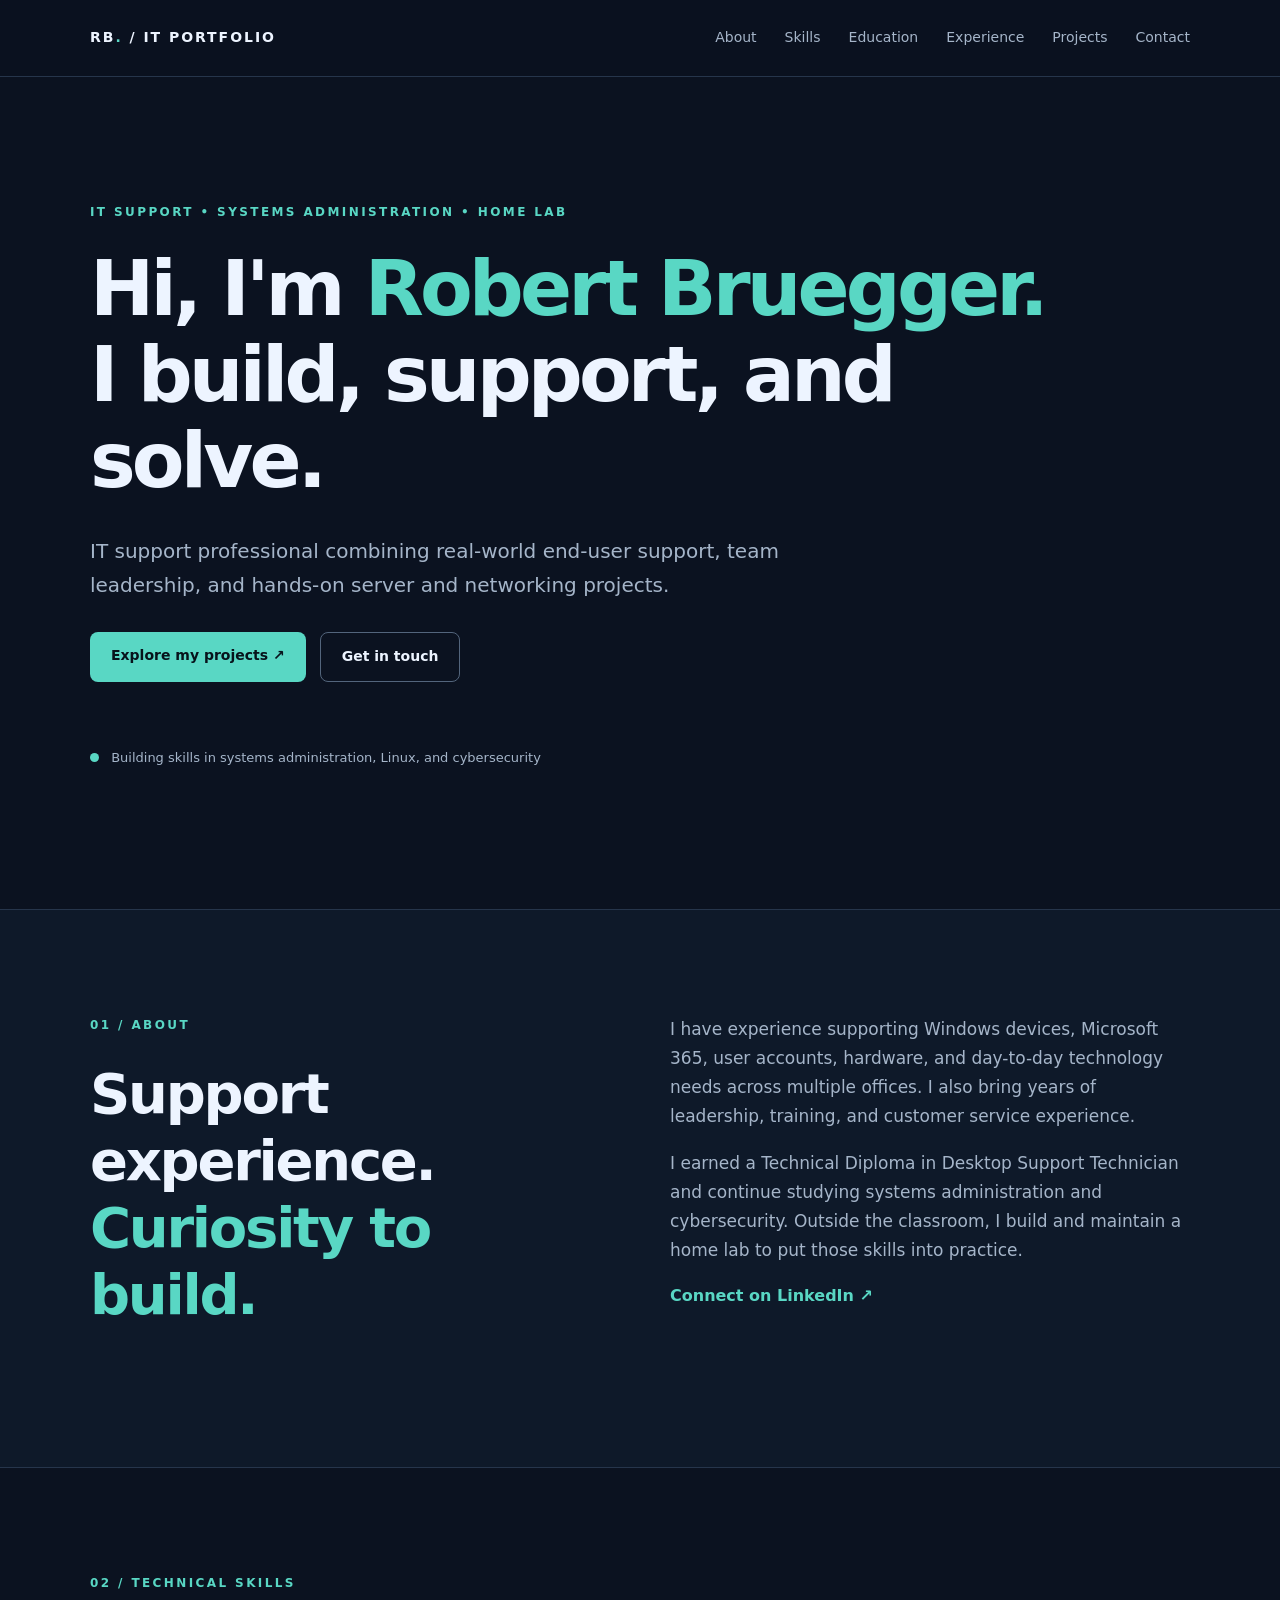
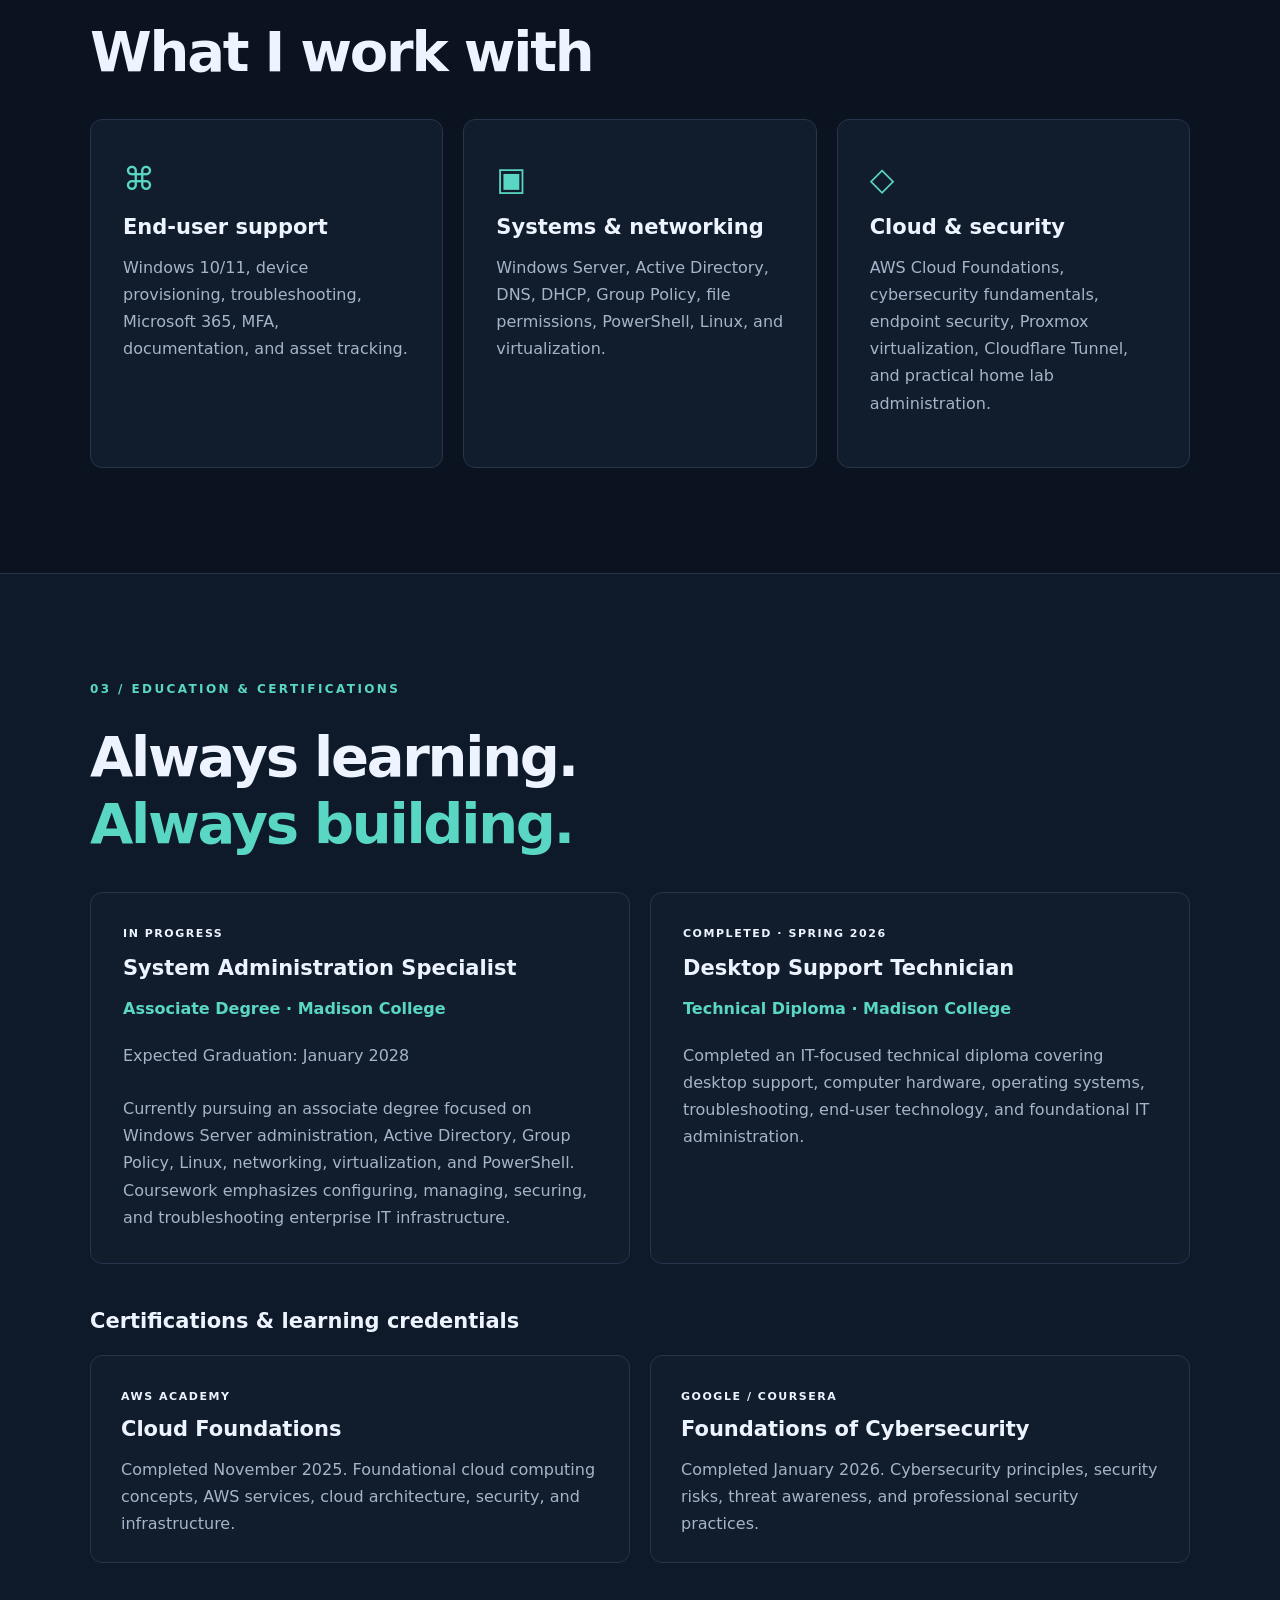
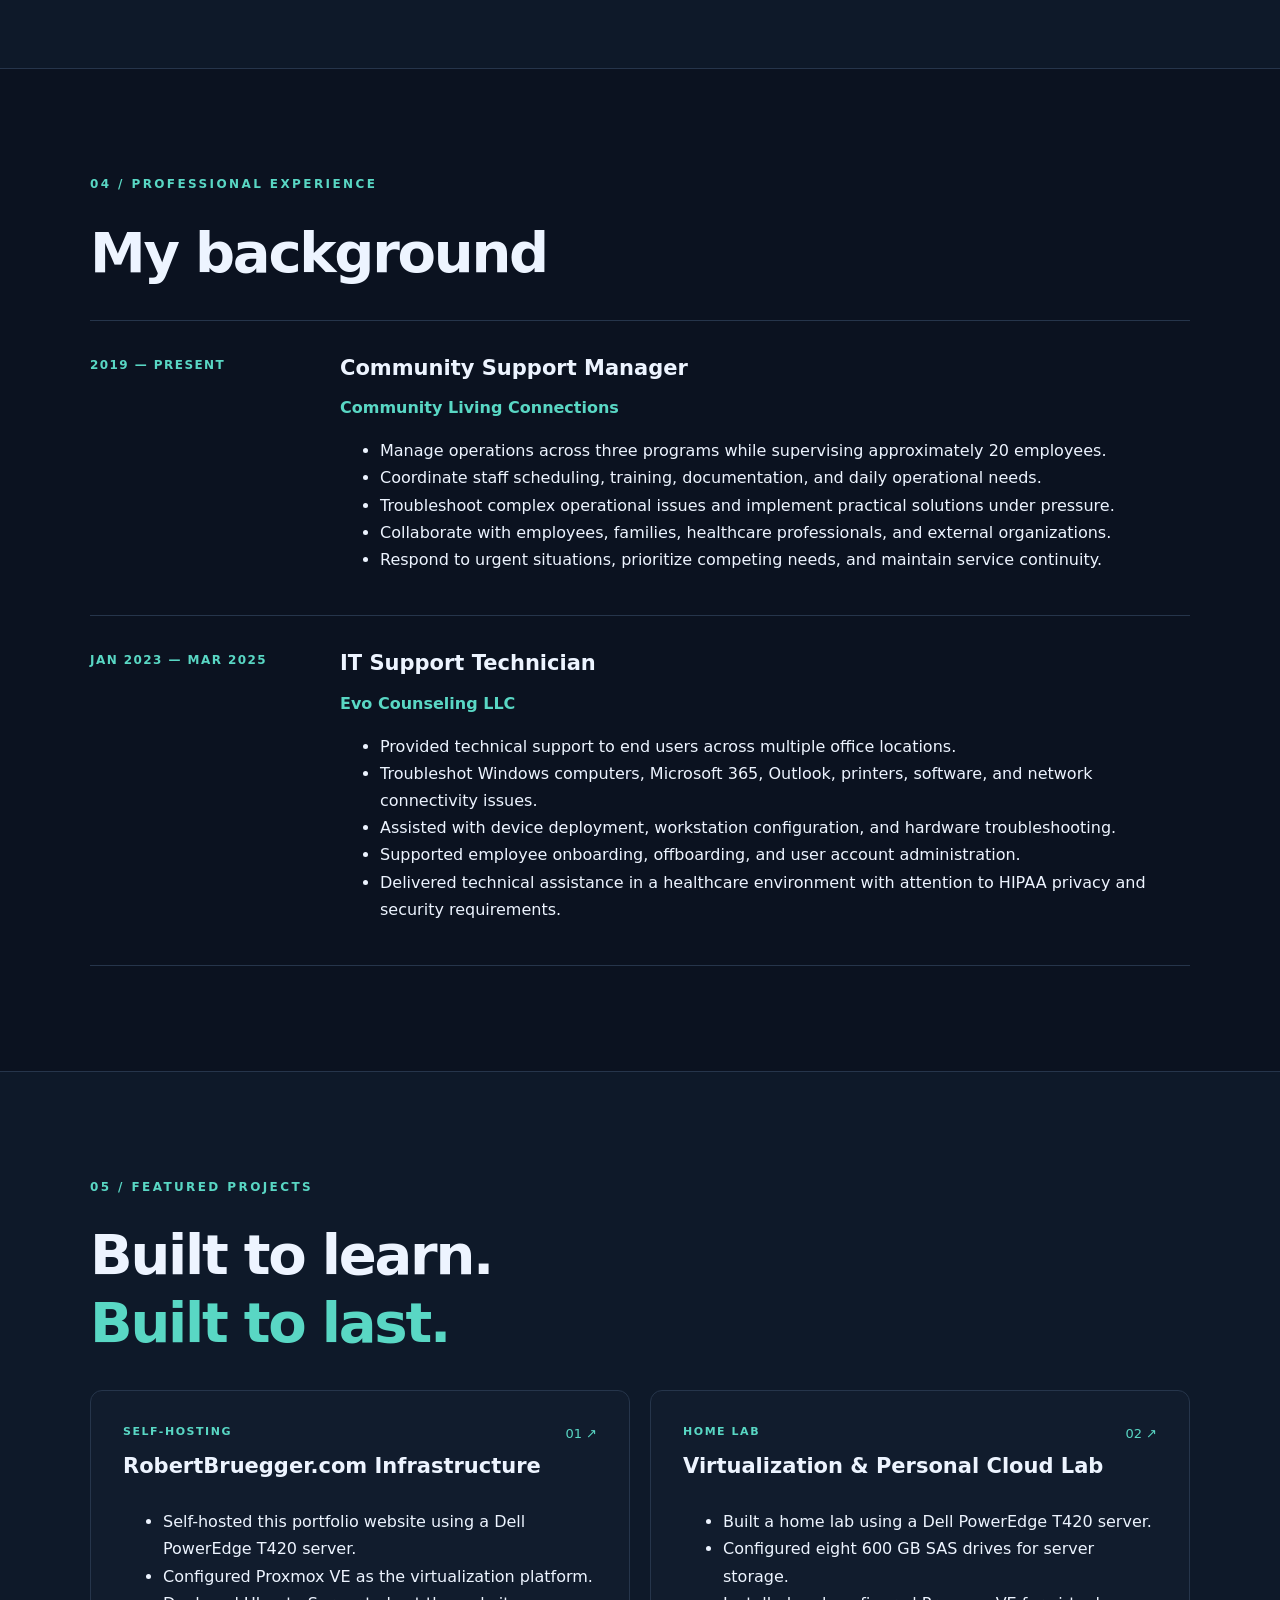
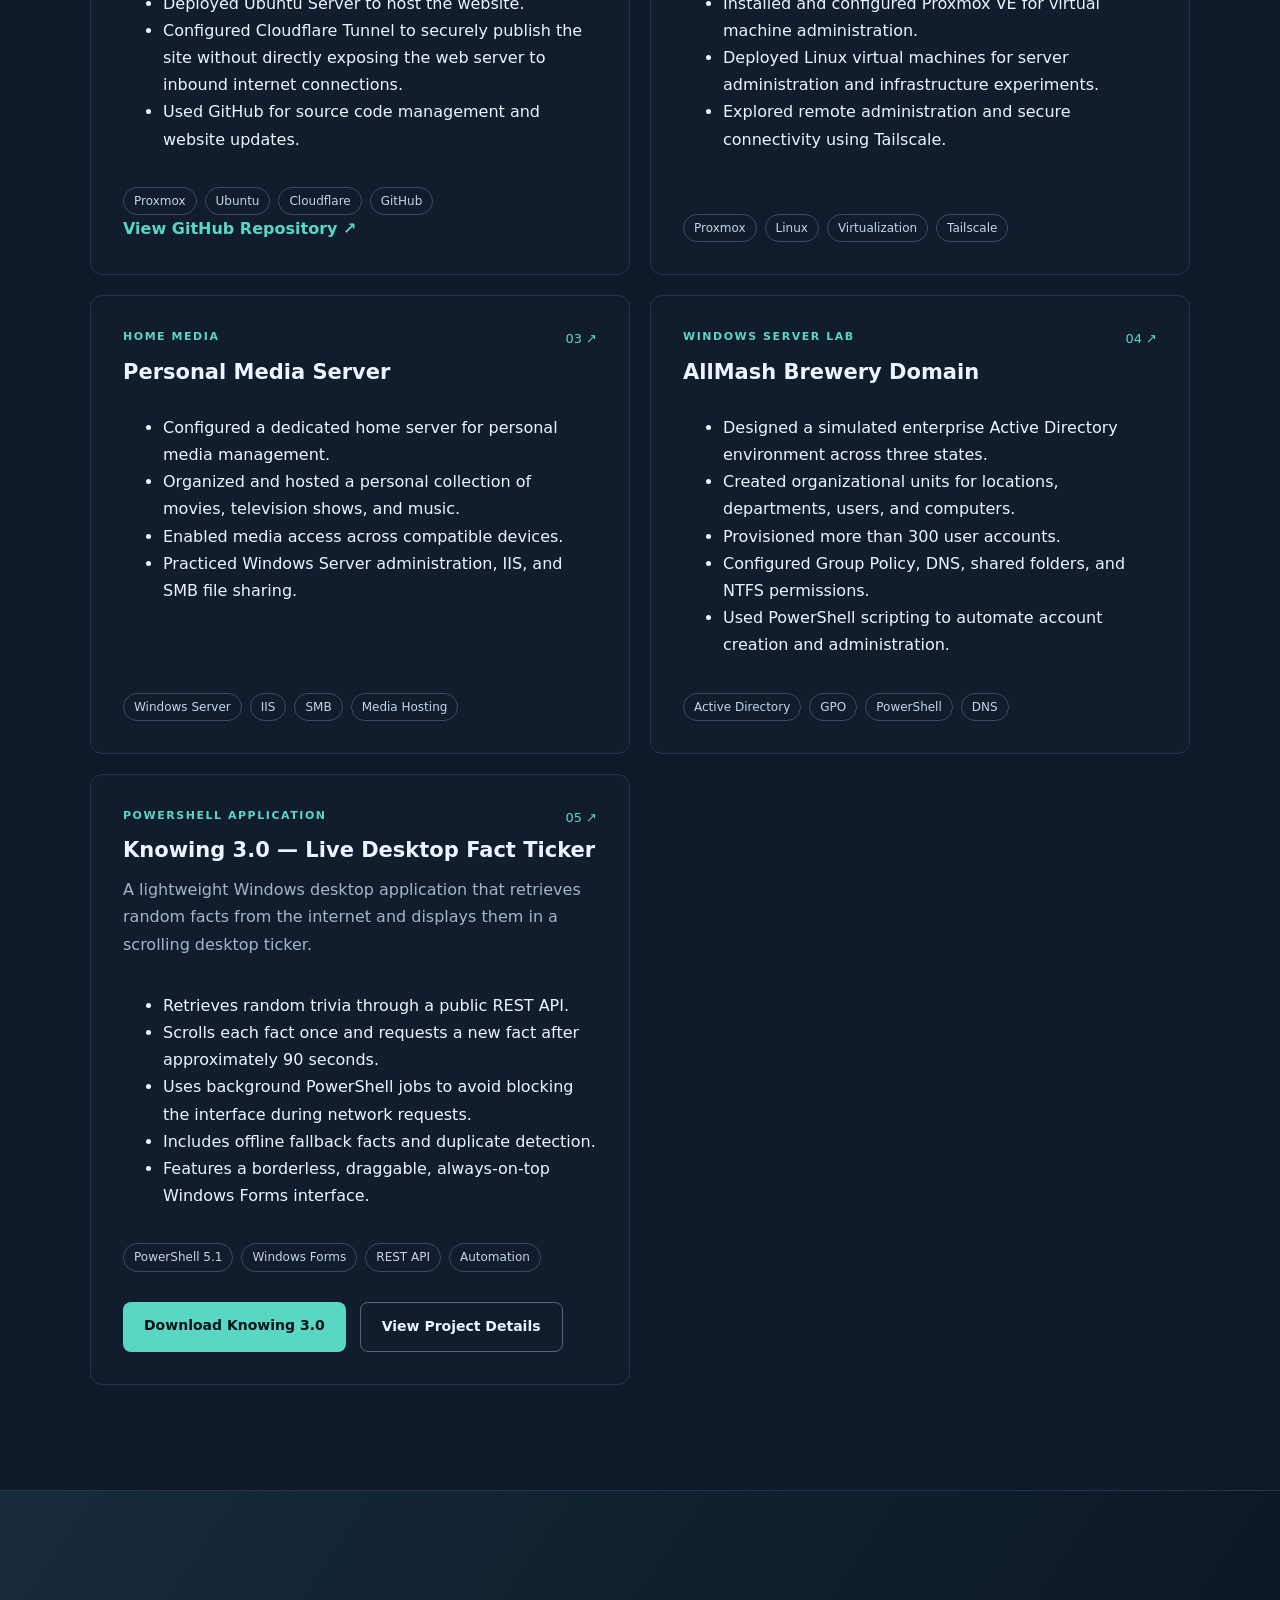
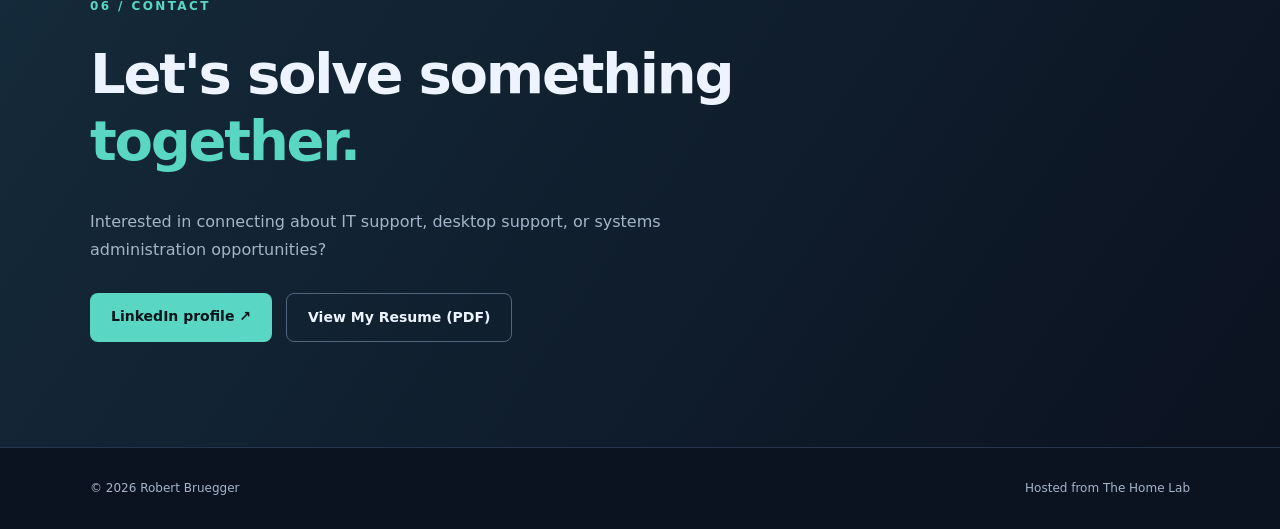
<file: index.html>
<!doctype html>
<html lang="en">
<head>
    <meta charset="utf-8">
    <meta name="viewport" content="width=device-width, initial-scale=1">

    <meta name="description"
          content="Robert Bruegger's IT support and systems administration portfolio, featuring hands-on home lab projects, technical skills, and professional experience.">

    <title>Robert Bruegger | IT Portfolio</title>

    <link rel="stylesheet" href="css/styles.css">
</head>

<body>

<a class="skip" href="#main">Skip to content</a>

<!-- HEADER AND NAVIGATION -->
<header class="site-header">
    <nav class="nav wrap" aria-label="Main navigation">

        <a class="brand" href="#home">
            RB<span class="dot">.</span> / IT PORTFOLIO
        </a>

        <button class="menu-toggle"
                aria-expanded="false"
                aria-controls="nav-links">
            Menu ☰
        </button>

        <div class="nav-links" id="nav-links">
            <a href="#about">About</a>
            <a href="#skills">Skills</a>
            <a href="#education">Education</a>
            <a href="#experience">Experience</a>
            <a href="#projects">Projects</a>
            <a href="#contact">Contact</a>
        </div>

    </nav>
</header>

<main id="main">

    <!-- HERO SECTION -->
    <section class="hero wrap" id="home">

        <div class="eyebrow">
            IT SUPPORT • SYSTEMS ADMINISTRATION • HOME LAB
        </div>

        <h1>
            Hi, I'm <span>Robert Bruegger.</span><br>
            I build, support, and solve.
        </h1>

        <p class="lead">
            IT support professional combining real-world
            end-user support, team leadership, and hands-on
            server and networking projects.
        </p>

        <div class="actions">
            <a class="button primary" href="#projects">
                Explore my projects ↗
            </a>

            <a class="button secondary" href="#contact">
                Get in touch
            </a>
        </div>

        <div class="status">
            <span class="status-dot"></span>
            Building skills in systems administration,
            Linux, and cybersecurity
        </div>

    </section>

    <!-- 01 ABOUT -->
    <section class="section alt" id="about">
        <div class="wrap two-col">

            <div>
                <div class="eyebrow">01 / ABOUT</div>

                <h2>
                    Support experience.<br>
                    <span>Curiosity to build.</span>
                </h2>
            </div>

            <div>
                <p>
                    I have experience supporting Windows devices,
                    Microsoft 365, user accounts, hardware, and
                    day-to-day technology needs across multiple
                    offices. I also bring years of leadership,
                    training, and customer service experience.
                </p>

                <p>
                    I earned a Technical Diploma in Desktop Support
                    Technician and continue studying systems
                    administration and cybersecurity. Outside the
                    classroom, I build and maintain a home lab
                    to put those skills into practice.
                </p>

                <a class="text-link"
                   href="https://www.linkedin.com/in/robert-bruegger"
                   target="_blank"
                   rel="noopener noreferrer">
                    Connect on LinkedIn ↗
                </a>
            </div>

        </div>
    </section>

    <!-- 02 TECHNICAL SKILLS -->
    <section class="section wrap" id="skills">

        <div class="eyebrow">02 / TECHNICAL SKILLS</div>
        <h2>What I work with</h2>

        <div class="cards three">

            <article class="card">
                <div class="card-icon">⌘</div>
                <h3>End-user support</h3>

                <p>
                    Windows 10/11, device provisioning,
                    troubleshooting, Microsoft 365, MFA,
                    documentation, and asset tracking.
                </p>
            </article>

            <article class="card">
                <div class="card-icon">▣</div>
                <h3>Systems &amp; networking</h3>

                <p>
                    Windows Server, Active Directory, DNS,
                    DHCP, Group Policy, file permissions,
                    PowerShell, Linux, and virtualization.
                </p>
            </article>

            <article class="card">
                <div class="card-icon">◇</div>
                <h3>Cloud &amp; security</h3>

                <p>
                    AWS Cloud Foundations, cybersecurity
                    fundamentals, endpoint security,
                    Proxmox virtualization, Cloudflare Tunnel,
                    and practical home lab administration.
                </p>
            </article>

        </div>
    </section>

    <!-- 03 EDUCATION AND CERTIFICATIONS -->
    <section class="section alt" id="education">
        <div class="wrap">

            <div class="eyebrow">
                03 / EDUCATION &amp; CERTIFICATIONS
            </div>

            <h2>
                Always learning.<br>
                <span>Always building.</span>
            </h2>

            <div class="cards two education-grid">

                <article class="card education-card">

                    <span class="tag">IN PROGRESS</span>

                    <h3>System Administration Specialist</h3>

                    <p class="organization">
                        Associate Degree · Madison College
                    </p>

                    <p>
                        Expected Graduation: January 2028
                    </p>

                    <p>
                        Currently pursuing an associate degree
                        focused on Windows Server administration,
                        Active Directory, Group Policy, Linux,
                        networking, virtualization, and PowerShell.
                        Coursework emphasizes configuring,
                        managing, securing, and troubleshooting
                        enterprise IT infrastructure.
                    </p>

                </article>

                <article class="card education-card">

                    <span class="tag">
                        COMPLETED · SPRING 2026
                    </span>

                    <h3>Desktop Support Technician</h3>

                    <p class="organization">
                        Technical Diploma · Madison College
                    </p>

                    <p>
                        Completed an IT-focused technical diploma
                        covering desktop support, computer
                        hardware, operating systems,
                        troubleshooting, end-user technology,
                        and foundational IT administration.
                    </p>

                </article>

            </div>

            <h3 class="cert-heading">
                Certifications &amp; learning credentials
            </h3>

            <div class="cards two">

                <article class="card credential">

                    <span class="tag">AWS ACADEMY</span>

                    <h3>Cloud Foundations</h3>

                    <p>
                        Completed November 2025.
                        Foundational cloud computing concepts,
                        AWS services, cloud architecture,
                        security, and infrastructure.
                    </p>

                </article>

                <article class="card credential">

                    <span class="tag">GOOGLE / COURSERA</span>

                    <h3>Foundations of Cybersecurity</h3>

                    <p>
                        Completed January 2026.
                        Cybersecurity principles, security
                        risks, threat awareness, and
                        professional security practices.
                    </p>

                </article>

            </div>
        </div>
    </section>

    <!-- 04 PROFESSIONAL EXPERIENCE -->
    <section class="section wrap" id="experience">

        <div class="eyebrow">
            04 / PROFESSIONAL EXPERIENCE
        </div>

        <h2>My background</h2>

        <div class="timeline">

            <!-- CURRENT POSITION -->
            <div class="timeline-item">

                <div class="time">
                    2019 — PRESENT
                </div>

                <div>
                    <h3>Community Support Manager</h3>

                    <p class="organization">
                        Community Living Connections
                    </p>

                    <ul>
                        <li>
                            Manage operations across three
                            programs while supervising
                            approximately 20 employees.
                        </li>

                        <li>
                            Coordinate staff scheduling,
                            training, documentation,
                            and daily operational needs.
                        </li>

                        <li>
                            Troubleshoot complex operational
                            issues and implement practical
                            solutions under pressure.
                        </li>

                        <li>
                            Collaborate with employees,
                            families, healthcare professionals,
                            and external organizations.
                        </li>

                        <li>
                            Respond to urgent situations,
                            prioritize competing needs,
                            and maintain service continuity.
                        </li>
                    </ul>

                </div>
            </div>

            <!-- IT SUPPORT POSITION -->
            <div class="timeline-item">

                <div class="time">
                    JAN 2023 — MAR 2025
                </div>

                <div>
                    <h3>IT Support Technician</h3>

                    <p class="organization">
                        Evo Counseling LLC
                    </p>

                    <ul>
                        <li>
                            Provided technical support to
                            end users across multiple
                            office locations.
                        </li>

                        <li>
                            Troubleshot Windows computers,
                            Microsoft 365, Outlook,
                            printers, software, and
                            network connectivity issues.
                        </li>

                        <li>
                            Assisted with device deployment,
                            workstation configuration,
                            and hardware troubleshooting.
                        </li>

                        <li>
                            Supported employee onboarding,
                            offboarding, and user
                            account administration.
                        </li>

                        <li>
                            Delivered technical assistance
                            in a healthcare environment
                            with attention to HIPAA
                            privacy and security requirements.
                        </li>
                    </ul>

                </div>
            </div>

        </div>
    </section>

    <!-- 05 FEATURED PROJECTS -->
    <section class="section alt" id="projects">
        <div class="wrap">

            <div class="eyebrow">
                05 / FEATURED PROJECTS
            </div>

            <h2>
                Built to learn.<br>
                <span>Built to last.</span>
            </h2>

            <div class="cards two">

                <!-- PROJECT 01 -->
                <article class="card project">

                    <div class="project-top">
                        <span class="tag">SELF-HOSTING</span>
                        <span>01 ↗</span>
                    </div>

                    <h3>RobertBruegger.com Infrastructure</h3>

                    <ul>
                        <li>
                            Self-hosted this portfolio
                            website using a Dell PowerEdge
                            T420 server.
                        </li>

                        <li>
                            Configured Proxmox VE as the
                            virtualization platform.
                        </li>

                        <li>
                            Deployed Ubuntu Server
                            to host the website.
                        </li>

                        <li>
                            Configured Cloudflare Tunnel
                            to securely publish the site
                            without directly exposing
                            the web server to inbound
                            internet connections.
                        </li>

                        <li>
                            Used GitHub for source code
                            management and website updates.
                        </li>
                    </ul>

                    <div class="chips">
                        <span>Proxmox</span>
                        <span>Ubuntu</span>
                        <span>Cloudflare</span>
                        <span>GitHub</span>
                    </div>

                    <a class="text-link"
                       href="https://github.com/Sgeurb/resume-server-website"
                       target="_blank"
                       rel="noopener noreferrer">
                        View GitHub Repository ↗
                    </a>

                </article>

                <!-- PROJECT 02 -->
                <article class="card project">

                    <div class="project-top">
                        <span class="tag">HOME LAB</span>
                        <span>02 ↗</span>
                    </div>

                    <h3>Virtualization &amp; Personal Cloud Lab</h3>

                    <ul>
                        <li>
                            Built a home lab using a
                            Dell PowerEdge T420 server.
                        </li>

                        <li>
                            Configured eight 600 GB
                            SAS drives for server storage.
                        </li>

                        <li>
                            Installed and configured
                            Proxmox VE for virtual
                            machine administration.
                        </li>

                        <li>
                            Deployed Linux virtual machines
                            for server administration
                            and infrastructure experiments.
                        </li>

                        <li>
                            Explored remote administration
                            and secure connectivity
                            using Tailscale.
                        </li>
                    </ul>

                    <div class="chips">
                        <span>Proxmox</span>
                        <span>Linux</span>
                        <span>Virtualization</span>
                        <span>Tailscale</span>
                    </div>

                </article>

                <!-- PROJECT 03 -->
                <article class="card project">

                    <div class="project-top">
                        <span class="tag">HOME MEDIA</span>
                        <span>03 ↗</span>
                    </div>

                    <h3>Personal Media Server</h3>

                    <ul>
                        <li>
                            Configured a dedicated
                            home server for personal
                            media management.
                        </li>

                        <li>
                            Organized and hosted a
                            personal collection of movies,
                            television shows, and music.
                        </li>

                        <li>
                            Enabled media access
                            across compatible devices.
                        </li>

                        <li>
                            Practiced Windows Server
                            administration, IIS,
                            and SMB file sharing.
                        </li>
                    </ul>

                    <div class="chips">
                        <span>Windows Server</span>
                        <span>IIS</span>
                        <span>SMB</span>
                        <span>Media Hosting</span>
                    </div>

                </article>

                <!-- PROJECT 04 -->
                <article class="card project">

                    <div class="project-top">
                        <span class="tag">
                            WINDOWS SERVER LAB
                        </span>
                        <span>04 ↗</span>
                    </div>

                    <h3>AllMash Brewery Domain</h3>

                    <ul>
                        <li>
                            Designed a simulated
                            enterprise Active Directory
                            environment across
                            three states.
                        </li>

                        <li>
                            Created organizational units
                            for locations, departments,
                            users, and computers.
                        </li>

                        <li>
                            Provisioned more than
                            300 user accounts.
                        </li>

                        <li>
                            Configured Group Policy,
                            DNS, shared folders,
                            and NTFS permissions.
                        </li>

                        <li>
                            Used PowerShell scripting
                            to automate account
                            creation and administration.
                        </li>
                    </ul>

                    <div class="chips">
                        <span>Active Directory</span>
                        <span>GPO</span>
                        <span>PowerShell</span>
                        <span>DNS</span>
                    </div>

                </article>

                <!-- PROJECT 05: KNOWING 3.0 -->
                <article class="card project">

                    <div class="project-top">
                        <span class="tag">POWERSHELL APPLICATION</span>
                        <span>05 ↗</span>
                    </div>

                    <h3>Knowing 3.0 — Live Desktop Fact Ticker</h3>

                    <p>
                        A lightweight Windows desktop application
                        that retrieves random facts from the internet
                        and displays them in a scrolling desktop ticker.
                    </p>

                    <ul>
                        <li>
                            Retrieves random trivia through
                            a public REST API.
                        </li>

                        <li>
                            Scrolls each fact once and requests
                            a new fact after approximately
                            90 seconds.
                        </li>

                        <li>
                            Uses background PowerShell jobs
                            to avoid blocking the interface
                            during network requests.
                        </li>

                        <li>
                            Includes offline fallback facts
                            and duplicate detection.
                        </li>

                        <li>
                            Features a borderless,
                            draggable, always-on-top
                            Windows Forms interface.
                        </li>
                    </ul>

                    <div class="chips">
                        <span>PowerShell 5.1</span>
                        <span>Windows Forms</span>
                        <span>REST API</span>
                        <span>Automation</span>
                    </div>

                    <div class="actions">

                        <a class="button primary"
                           href="docs/Knowing3.0.ps1"
                           download="Knowing3.0.ps1">
                            Download Knowing 3.0
                        </a>

                        <a class="button secondary"
                           href="knowing.html">
                            View Project Details
                        </a>

                    </div>

                </article>

            </div>
        </div>
    </section>

    <!-- 06 CONTACT -->
    <section class="section contact" id="contact">

        <div class="wrap">

            <div class="eyebrow">
                06 / CONTACT
            </div>

            <h2>
                Let's solve something
                <span>together.</span>
            </h2>

            <p>
                Interested in connecting about IT support,
                desktop support, or systems administration
                opportunities?
            </p>

            <div class="actions">

                <a class="button primary"
                   href="https://www.linkedin.com/in/robert-bruegger"
                   target="_blank"
                   rel="noopener noreferrer">
                    LinkedIn profile ↗
                </a>

                <a class="button secondary"
                   href="/docs/Resume.2.pdf"
                   target="_blank"
                   rel="noopener noreferrer">
                    View My Resume (PDF)
                </a>

            </div>

        </div>
    </section>

</main>

<!-- FOOTER -->
<footer class="footer">

    <div class="wrap footer-inner">

        <span>
            © <span id="year"></span> Robert Bruegger
        </span>

        <span>
            Hosted from The Home Lab
        </span>

    </div>

</footer>

<script src="js/main.js" defer></script>

</body>
</html>
</file>
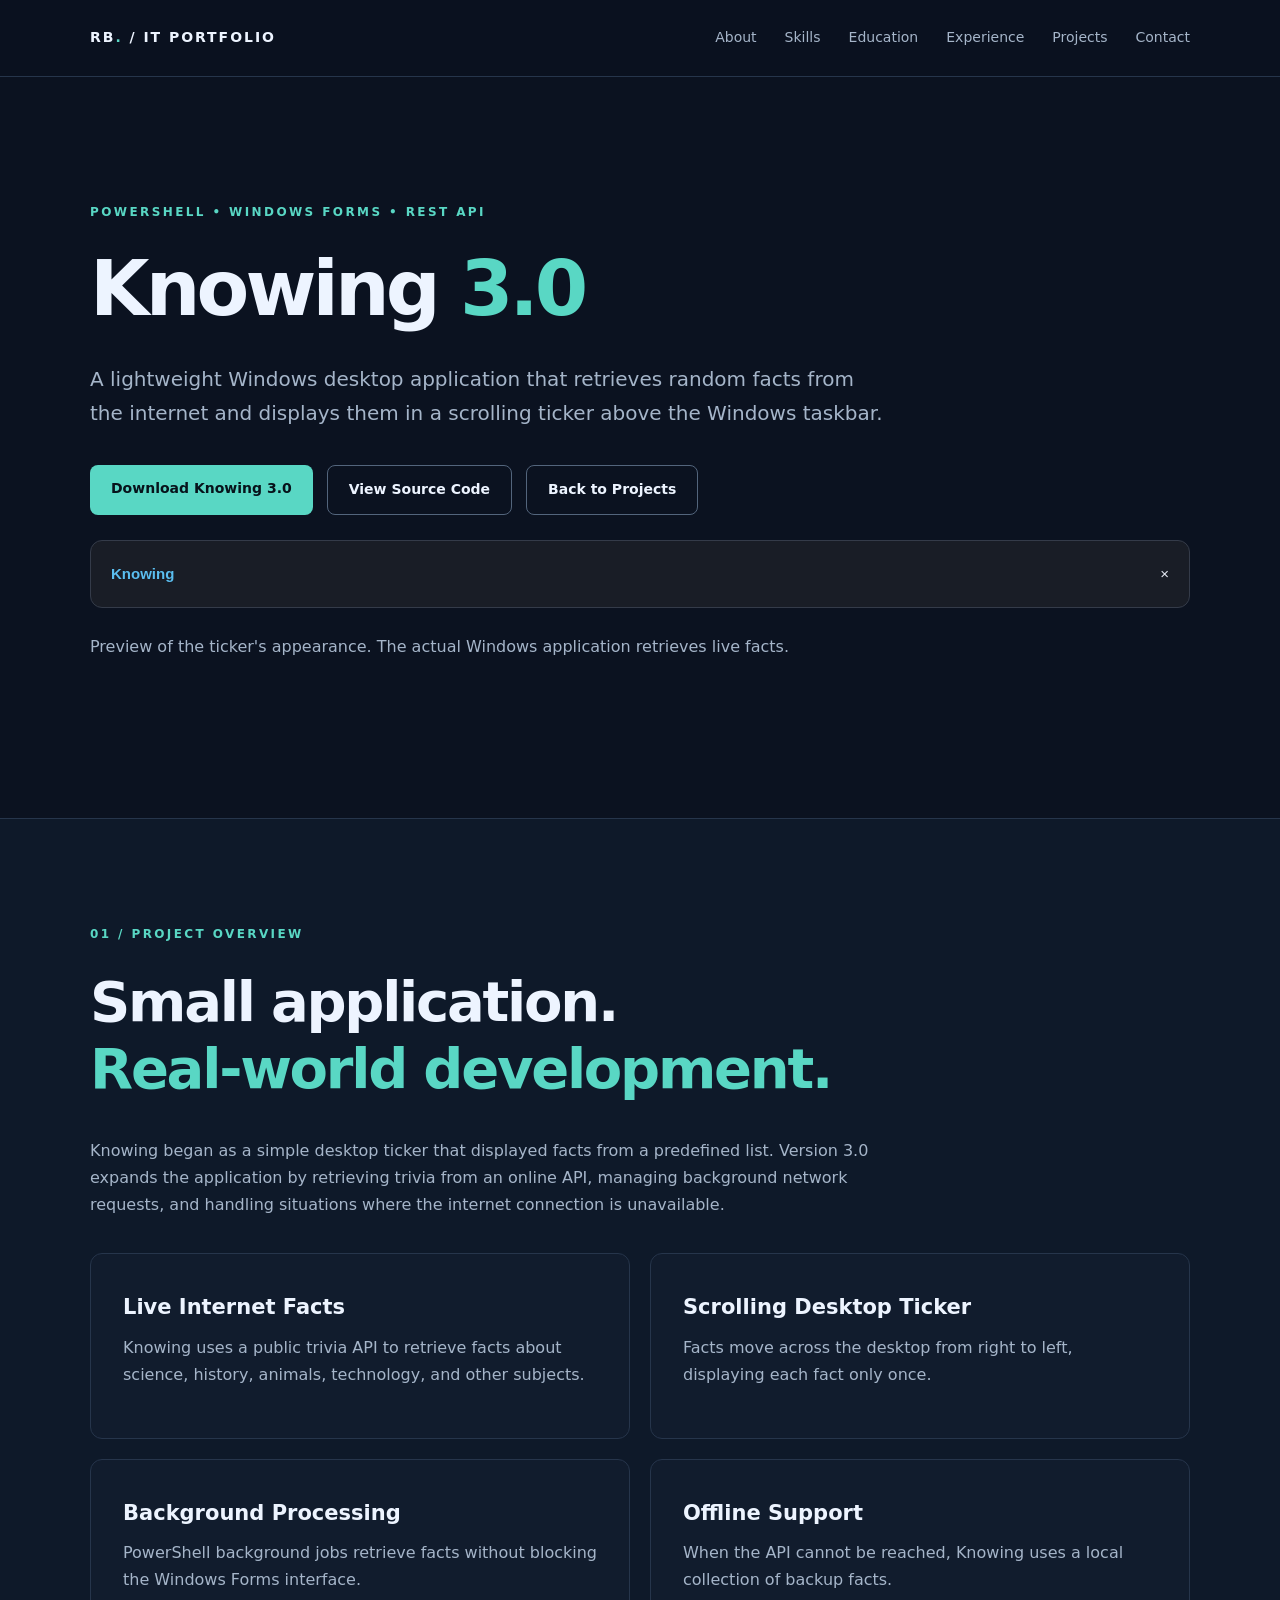
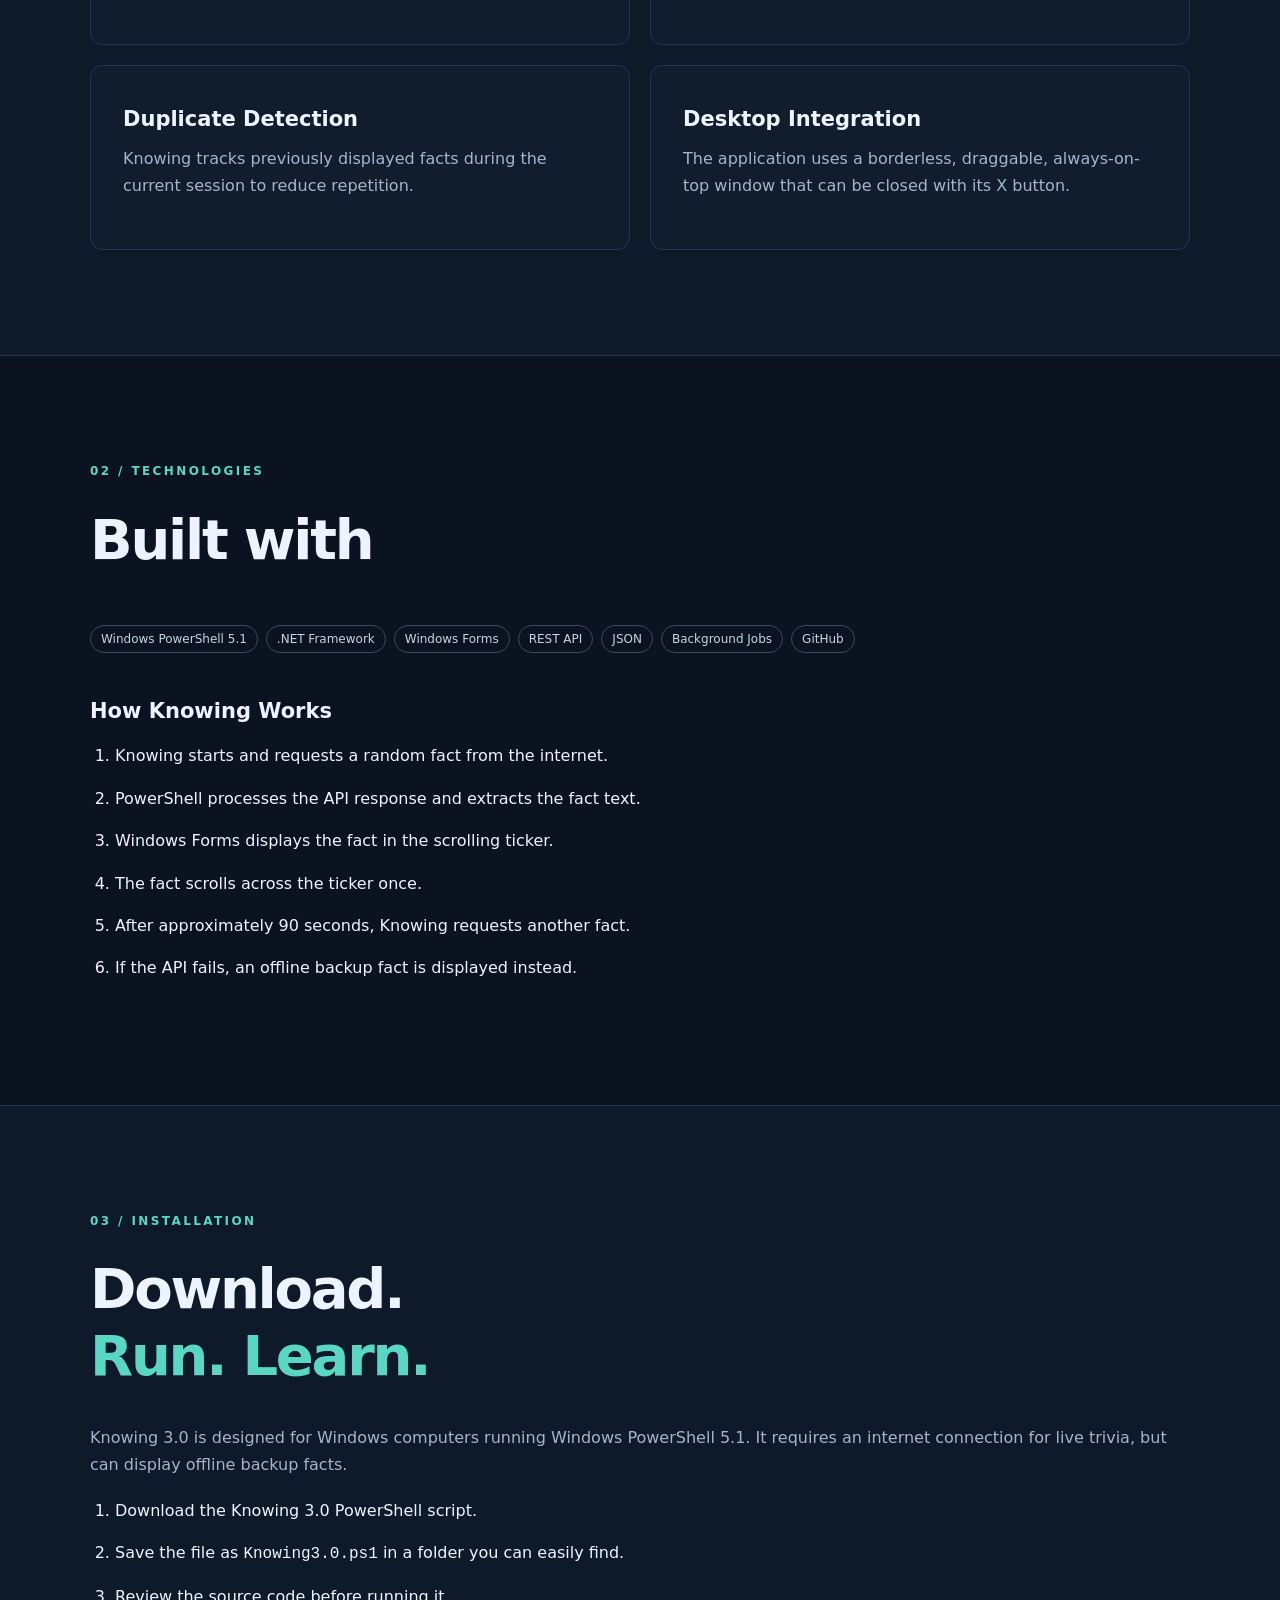
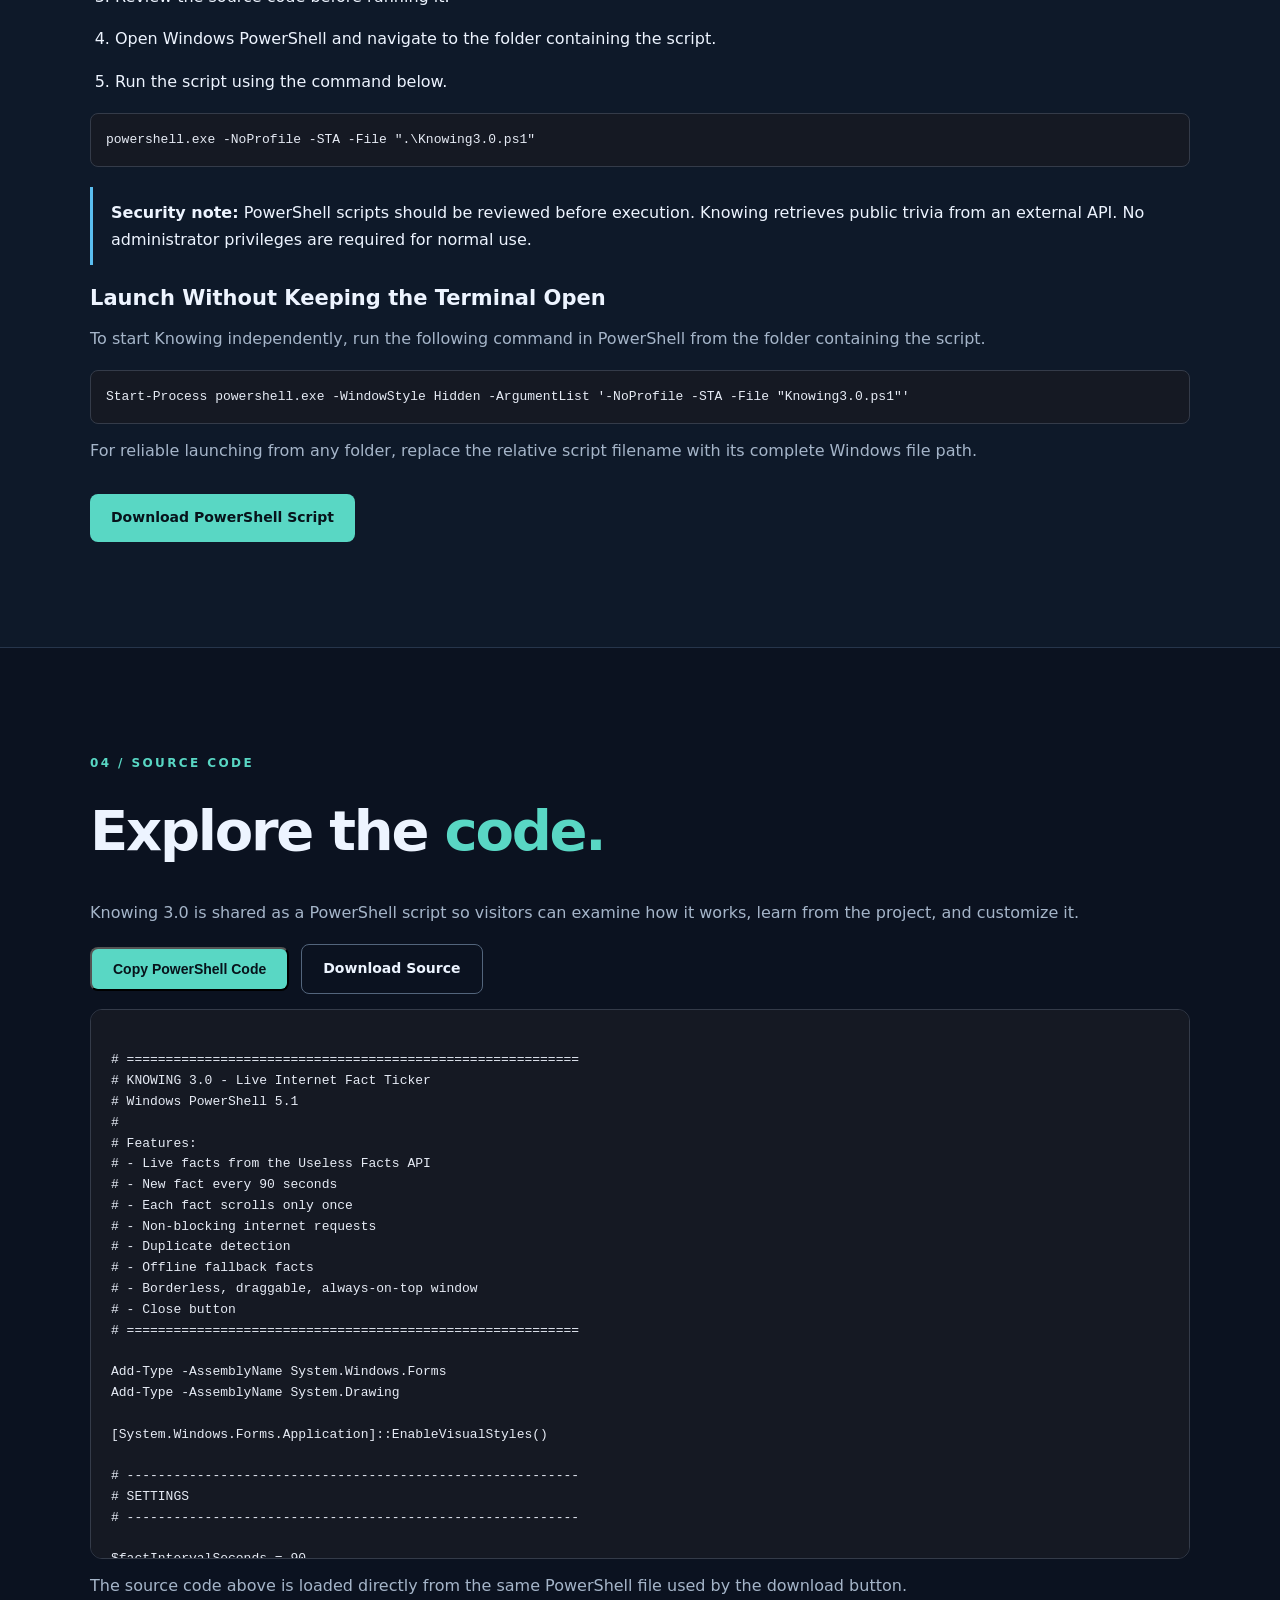
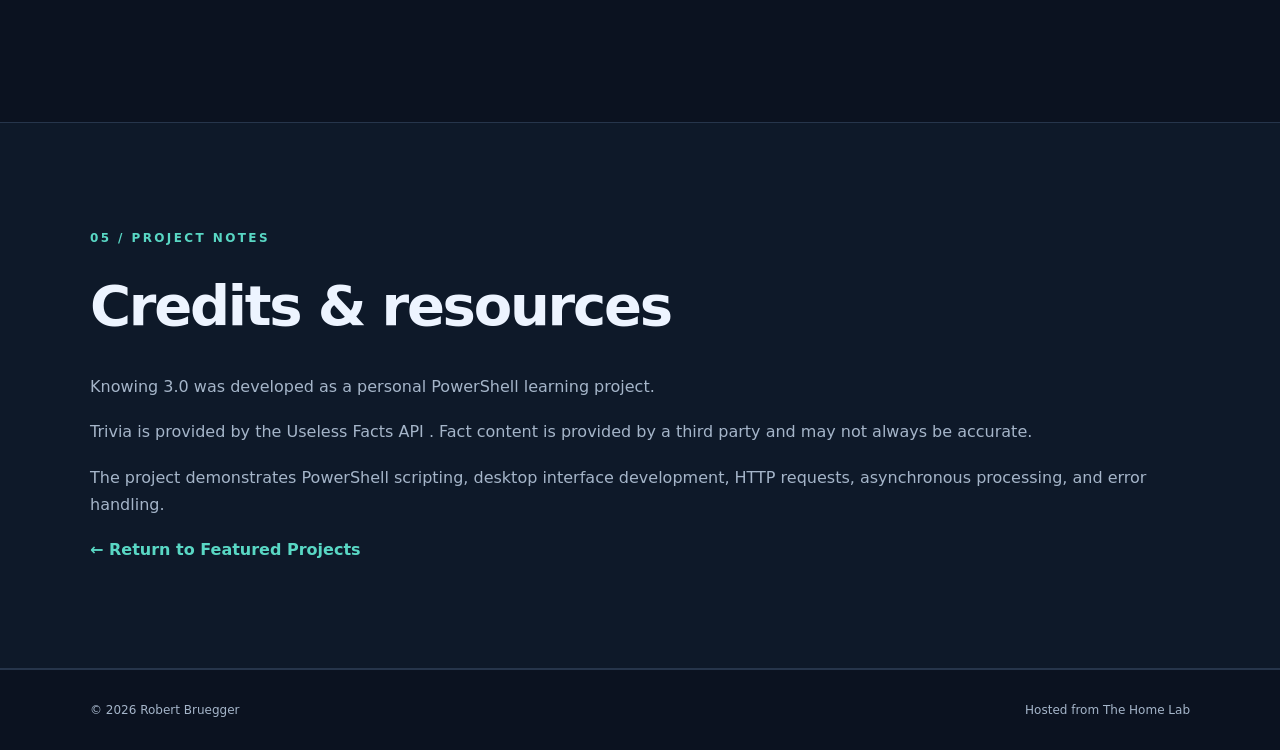
<file: knowing.html>
<!doctype html>
<html lang="en">
<head>
    <meta charset="utf-8">
    <meta name="viewport" content="width=device-width, initial-scale=1">

    <meta name="description"
          content="Knowing 3.0 is a Windows PowerShell desktop application that displays live random facts in a scrolling ticker. Explore the project and download the source code.">

    <title>Knowing 3.0 | Robert Bruegger</title>

    <link rel="stylesheet" href="css/styles.css">

    <style>
        /* Knowing project page additions */

        .knowing-intro {
            max-width: 800px;
            margin-bottom: 35px;
        }

        .knowing-preview {
            background: #191d26;
            border: 1px solid #343b49;
            border-radius: 12px;
            padding: 20px;
            margin: 25px 0;
            overflow: hidden;
        }

        .knowing-ticker {
            display: flex;
            align-items: center;
            gap: 20px;
            color: #e6ebf5;
            font-family: "Segoe UI", sans-serif;
            font-size: 15px;
        }

        .knowing-logo {
            color: #5abef0;
            font-weight: bold;
            flex-shrink: 0;
        }

        .knowing-animation {
            flex: 1;
            min-width: 0;
            overflow: hidden;
            white-space: nowrap;
        }

        .knowing-animation span {
            display: inline-block;
            padding-left: 100%;
            animation: knowing-scroll 14s linear 1 both;
        }

        @keyframes knowing-scroll {
            from {
                transform: translateX(0);
            }

            to {
                transform: translateX(-100%);
            }
        }

        .knowing-code {
            background: #151923;
            color: #e6ebf5;
            border: 1px solid #343b49;
            border-radius: 12px;
            padding: 20px;
            max-height: 550px;
            overflow: auto;
            white-space: pre;
            font-family: Consolas, "Courier New", monospace;
            font-size: 13px;
            line-height: 1.6;
            tab-size: 4;
        }

        .knowing-code code {
            font-family: inherit;
        }

        .knowing-section {
            margin-top: 45px;
        }

        .knowing-section h2 {
            margin-bottom: 20px;
        }

        .knowing-steps {
            padding-left: 25px;
            line-height: 1.9;
        }

        .knowing-steps li {
            margin-bottom: 12px;
        }

        .knowing-command {
            background: #151923;
            color: #e6ebf5;
            border: 1px solid #343b49;
            border-radius: 8px;
            padding: 15px;
            overflow-x: auto;
            font-family: Consolas, monospace;
            font-size: 13px;
        }

        .knowing-code-actions {
            display: flex;
            flex-wrap: wrap;
            gap: 12px;
            align-items: center;
            margin-bottom: 15px;
        }

        .knowing-message {
            font-size: 14px;
            margin: 10px 0;
        }

        .knowing-note {
            border-left: 3px solid #5abef0;
            padding: 12px 18px;
            margin: 20px 0;
        }

        @media (prefers-reduced-motion: reduce) {
            .knowing-animation span {
                animation: none;
                padding-left: 0;
            }
        }
    </style>
</head>

<body>

<a class="skip" href="#main">Skip to content</a>

<!-- HEADER -->
<header class="site-header">
    <nav class="nav wrap" aria-label="Main navigation">

        <a class="brand" href="index.html#home">
            RB<span class="dot">.</span> / IT PORTFOLIO
        </a>

        <button class="menu-toggle"
                aria-expanded="false"
                aria-controls="nav-links">
            Menu ☰
        </button>

        <div class="nav-links" id="nav-links">
            <a href="index.html#about">About</a>
            <a href="index.html#skills">Skills</a>
            <a href="index.html#education">Education</a>
            <a href="index.html#experience">Experience</a>
            <a href="index.html#projects">Projects</a>
            <a href="index.html#contact">Contact</a>
        </div>

    </nav>
</header>

<main id="main">

    <!-- PROJECT HERO -->
    <section class="hero wrap">

        <div class="eyebrow">
            POWERSHELL • WINDOWS FORMS • REST API
        </div>

        <h1>
            Knowing <span>3.0</span>
        </h1>

        <p class="lead knowing-intro">
            A lightweight Windows desktop application that
            retrieves random facts from the internet and
            displays them in a scrolling ticker above the
            Windows taskbar.
        </p>

        <div class="actions">

            <a class="button primary"
               href="docs/Knowing3.0.ps1"
               download="Knowing3.0.ps1">
                Download Knowing 3.0
            </a>

            <a class="button secondary"
               href="#source-code">
                View Source Code
            </a>

            <a class="button secondary"
               href="index.html#projects">
                Back to Projects
            </a>

        </div>

        <!-- VISUAL PREVIEW -->
        <div class="knowing-preview"
             aria-label="Visual example of the Knowing desktop ticker">

            <div class="knowing-ticker">

                <span class="knowing-logo">
                    Knowing
                </span>

                <div class="knowing-animation">
                    <span>
                        Did you know? Octopuses have three hearts.
                    </span>
                </div>

                <span aria-hidden="true">×</span>

            </div>

        </div>

        <p>
            Preview of the ticker's appearance.
            The actual Windows application retrieves live facts.
        </p>

    </section>

    <!-- ABOUT THE PROJECT -->
    <section class="section alt" id="about-knowing">
        <div class="wrap">

            <div class="eyebrow">
                01 / PROJECT OVERVIEW
            </div>

            <h2>
                Small application.<br>
                <span>Real-world development.</span>
            </h2>

            <p class="knowing-intro">
                Knowing began as a simple desktop ticker
                that displayed facts from a predefined list.
                Version 3.0 expands the application by
                retrieving trivia from an online API,
                managing background network requests,
                and handling situations where the internet
                connection is unavailable.
            </p>

            <div class="cards two">

                <article class="card">
                    <h3>Live Internet Facts</h3>
                    <p>
                        Knowing uses a public trivia API
                        to retrieve facts about science,
                        history, animals, technology,
                        and other subjects.
                    </p>
                </article>

                <article class="card">
                    <h3>Scrolling Desktop Ticker</h3>
                    <p>
                        Facts move across the desktop
                        from right to left, displaying
                        each fact only once.
                    </p>
                </article>

                <article class="card">
                    <h3>Background Processing</h3>
                    <p>
                        PowerShell background jobs
                        retrieve facts without blocking
                        the Windows Forms interface.
                    </p>
                </article>

                <article class="card">
                    <h3>Offline Support</h3>
                    <p>
                        When the API cannot be reached,
                        Knowing uses a local collection
                        of backup facts.
                    </p>
                </article>

                <article class="card">
                    <h3>Duplicate Detection</h3>
                    <p>
                        Knowing tracks previously displayed
                        facts during the current session
                        to reduce repetition.
                    </p>
                </article>

                <article class="card">
                    <h3>Desktop Integration</h3>
                    <p>
                        The application uses a borderless,
                        draggable, always-on-top window
                        that can be closed with its X button.
                    </p>
                </article>

            </div>

        </div>
    </section>

    <!-- TECHNOLOGIES -->
    <section class="section wrap" id="technologies">

        <div class="eyebrow">
            02 / TECHNOLOGIES
        </div>

        <h2>Built with</h2>

        <div class="chips">
            <span>Windows PowerShell 5.1</span>
            <span>.NET Framework</span>
            <span>Windows Forms</span>
            <span>REST API</span>
            <span>JSON</span>
            <span>Background Jobs</span>
            <span>GitHub</span>
        </div>

        <div class="knowing-section">

            <h3>How Knowing Works</h3>

            <ol class="knowing-steps">
                <li>
                    Knowing starts and requests a random
                    fact from the internet.
                </li>

                <li>
                    PowerShell processes the API response
                    and extracts the fact text.
                </li>

                <li>
                    Windows Forms displays the fact in
                    the scrolling ticker.
                </li>

                <li>
                    The fact scrolls across the ticker once.
                </li>

                <li>
                    After approximately 90 seconds,
                    Knowing requests another fact.
                </li>

                <li>
                    If the API fails, an offline backup
                    fact is displayed instead.
                </li>
            </ol>

        </div>

    </section>

    <!-- INSTALLATION -->
    <section class="section alt" id="installation">
        <div class="wrap">

            <div class="eyebrow">
                03 / INSTALLATION
            </div>

            <h2>
                Download.<br>
                <span>Run. Learn.</span>
            </h2>

            <p>
                Knowing 3.0 is designed for Windows computers
                running Windows PowerShell 5.1.
                It requires an internet connection for live
                trivia, but can display offline backup facts.
            </p>

            <ol class="knowing-steps">

                <li>
                    Download the Knowing 3.0 PowerShell script.
                </li>

                <li>
                    Save the file as
                    <code>Knowing3.0.ps1</code>
                    in a folder you can easily find.
                </li>

                <li>
                    Review the source code before running it.
                </li>

                <li>
                    Open Windows PowerShell and navigate
                    to the folder containing the script.
                </li>

                <li>
                    Run the script using the command below.
                </li>

            </ol>

            <pre class="knowing-command"><code>powershell.exe -NoProfile -STA -File ".\Knowing3.0.ps1"</code></pre>

            <div class="knowing-note">
                <strong>Security note:</strong>
                PowerShell scripts should be reviewed
                before execution. Knowing retrieves
                public trivia from an external API.
                No administrator privileges are required
                for normal use.
            </div>

            <h3>Launch Without Keeping the Terminal Open</h3>

            <p>
                To start Knowing independently,
                run the following command in PowerShell
                from the folder containing the script.
            </p>

            <pre class="knowing-command"><code>Start-Process powershell.exe -WindowStyle Hidden -ArgumentList '-NoProfile -STA -File "Knowing3.0.ps1"'</code></pre>

            <p>
                For reliable launching from any folder,
                replace the relative script filename
                with its complete Windows file path.
            </p>

            <div class="actions">
                <a class="button primary"
                   href="docs/Knowing3.0.ps1"
                   download="Knowing3.0.ps1">
                    Download PowerShell Script
                </a>
            </div>

        </div>
    </section>

    <!-- SOURCE CODE -->
    <section class="section wrap" id="source-code">

        <div class="eyebrow">
            04 / SOURCE CODE
        </div>

        <h2>
            Explore the <span>code.</span>
        </h2>

        <p>
            Knowing 3.0 is shared as a PowerShell script
            so visitors can examine how it works,
            learn from the project, and customize it.
        </p>

        <div class="knowing-code-actions">

            <button class="button primary"
                    type="button"
                    id="copy-code">
                Copy PowerShell Code
            </button>

            <a class="button secondary"
               href="docs/Knowing3.0.ps1"
               download="Knowing3.0.ps1">
                Download Source
            </a>

        </div>

        <p class="knowing-message"
           id="copy-message"
           role="status"
           aria-live="polite"></p>

        <pre class="knowing-code"><code id="powershell-source">Loading Knowing 3.0 source code...</code></pre>

        <p>
            The source code above is loaded directly
            from the same PowerShell file used by
            the download button.
        </p>

    </section>

    <!-- CREDITS -->
    <section class="section alt" id="credits">
        <div class="wrap">

            <div class="eyebrow">
                05 / PROJECT NOTES
            </div>

            <h2>Credits &amp; resources</h2>

            <p>
                Knowing 3.0 was developed as a personal
                PowerShell learning project.
            </p>

            <p>
                Trivia is provided by the
                <a href="https://uselessfacts.jsph.pl/"
                   target="_blank"
                   rel="noopener noreferrer">
                    Useless Facts API
                </a>.
                Fact content is provided by a third party
                and may not always be accurate.
            </p>

            <p>
                The project demonstrates PowerShell scripting,
                desktop interface development, HTTP requests,
                asynchronous processing, and error handling.
            </p>

            <a class="text-link"
               href="index.html#projects">
                ← Return to Featured Projects
            </a>

        </div>
    </section>

</main>

<!-- FOOTER -->
<footer class="footer">

    <div class="wrap footer-inner">

        <span>
            © <span id="year"></span> Robert Bruegger
        </span>

        <span>
            Hosted from The Home Lab
        </span>

    </div>

</footer>

<!-- EXISTING WEBSITE JAVASCRIPT -->
<script src="js/main.js" defer></script>

<!-- KNOWING PAGE JAVASCRIPT -->
<script>
document.addEventListener("DOMContentLoaded", async function () {

    const sourceElement =
        document.getElementById("powershell-source");

    const copyButton =
        document.getElementById("copy-code");

    const messageElement =
        document.getElementById("copy-message");

    let powershellCode = "";

    // Load the PowerShell source from the docs folder.
    try {

        const response = await fetch(
            "docs/Knowing3.0.ps1",
            { cache: "no-cache" }
        );

        if (!response.ok) {
            throw new Error(
                "HTTP " + response.status
            );
        }

        powershellCode = await response.text();

        // textContent safely displays source code
        // without interpreting it as HTML.
        sourceElement.textContent = powershellCode;

    } catch (error) {

        sourceElement.textContent =
            "Unable to load the source code. " +
            "Please use the download button instead.";

        copyButton.disabled = true;

        messageElement.textContent =
            "Source loading failed: " + error.message;
    }

    // Copy the source code when the button is clicked.
    copyButton.addEventListener("click", async function () {

        if (!powershellCode) {
            return;
        }

        try {

            await navigator.clipboard.writeText(
                powershellCode
            );

            messageElement.textContent =
                "PowerShell code copied to clipboard!";

            copyButton.textContent = "Copied!";

            setTimeout(function () {
                copyButton.textContent =
                    "Copy PowerShell Code";
            }, 2500);

        } catch (error) {

            messageElement.textContent =
                "Unable to copy automatically. " +
                "Select the code above and copy it manually.";
        }

    });

});
</script>

</body>
</html>
</file>
<file: css/styles.css>
:root{--bg:#0b1220;--panel:#111c2d;--panel2:#0e1929;--line:#26354b;--text:#edf4ff;--muted:#a5b5c9;--accent:#59d7c4;--max:1100px}*{box-sizing:border-box}html{scroll-behavior:smooth}body{margin:0;background:var(--bg);color:var(--text);font:16px/1.7 system-ui,-apple-system,Segoe UI,sans-serif}a{color:inherit;text-decoration:none}a:focus-visible,button:focus-visible{outline:3px solid var(--accent);outline-offset:4px}.wrap{width:min(calc(100% - 40px),var(--max));margin:auto}.skip{position:absolute;top:-100px;background:white;color:black;padding:12px;z-index:10}.skip:focus{top:5px}.site-header{position:sticky;top:0;z-index:5;background:#0b1220ed;backdrop-filter:blur(12px);border-bottom:1px solid var(--line)}.nav{display:flex;justify-content:space-between;align-items:center;min-height:76px}.brand{font-size:14px;font-weight:800;letter-spacing:.14em}.dot,.hero h1 span,h2 span{color:var(--accent)}.nav-links{display:flex;gap:28px}.nav-links a{color:var(--muted);font-size:14px}.nav-links a:hover,.text-link{color:var(--accent)}.menu-toggle{display:none;background:transparent;color:white;border:1px solid var(--line);padding:8px 12px;border-radius:8px}.hero{padding:125px 0 140px}.eyebrow{font-size:12px;letter-spacing:.2em;font-weight:800;color:var(--accent);margin-bottom:24px}.hero h1{font-size:clamp(44px,6vw,79px);line-height:1.12;letter-spacing:-.05em;margin:0 0 30px;max-width:1050px}h2{font-size:clamp(34px,4.5vw,56px);line-height:1.2;letter-spacing:-.04em;margin:0 0 34px}h3{font-size:21px;margin:8px 0 12px;line-height:1.3}p{color:var(--muted);margin:0 0 18px}.lead{max-width:700px;font-size:20px}.actions{display:flex;gap:14px;flex-wrap:wrap;margin-top:30px}.button{display:inline-block;border-radius:8px;padding:12px 21px;font-weight:700;font-size:14px}.primary{background:var(--accent);color:#07131b}.primary:hover{background:#8be7da}.secondary{border:1px solid #53657c}.secondary:hover{border-color:var(--accent)}.status{font-size:13px;color:var(--muted);margin-top:65px}.status-dot{display:inline-block;width:9px;height:9px;border-radius:50%;background:var(--accent);margin-right:8px}.section{padding:105px 0;scroll-margin-top:75px}.alt{background:var(--panel2);border-top:1px solid var(--line);border-bottom:1px solid var(--line)}.two-col{display:grid;grid-template-columns:1fr 1fr;gap:60px}.two-col p{font-size:17px}.text-link{font-weight:700}.cards{display:grid;gap:20px}.three{grid-template-columns:repeat(3,1fr)}.two{grid-template-columns:repeat(2,1fr)}.card{padding:32px;background:var(--panel);border:1px solid var(--line);border-radius:12px}.card-icon{color:var(--accent);font-size:32px}.project{min-height:290px;display:flex;flex-direction:column}.project-top{display:flex;justify-content:space-between;color:var(--accent);font-size:13px}.tag{font-size:11px;letter-spacing:.14em;font-weight:800}.chips{display:flex;gap:8px;flex-wrap:wrap;margin-top:auto;padding-top:18px}.chips span{font-size:12px;color:#c3d6e8;border:1px solid #3a4b62;border-radius:20px;padding:3px 10px}.timeline{border-top:1px solid var(--line)}.timeline-item{display:grid;grid-template-columns:220px 1fr;gap:30px;padding:26px 0;border-bottom:1px solid var(--line)}.time{color:var(--accent);font-size:12px;font-weight:800;letter-spacing:.12em;padding-top:8px}.timeline-item p{margin:0}.contact{background:linear-gradient(125deg,#152b3b,#0b1220)}.contact h2{max-width:750px}.contact p{max-width:670px}.small{font-size:12px;margin-top:22px}.footer{padding:30px 0;border-top:1px solid var(--line)}.footer-inner{display:flex;justify-content:space-between;gap:20px;color:var(--muted);font-size:12px}@media(max-width:750px){.menu-toggle{display:block}.nav-links{display:none;position:absolute;top:75px;left:0;right:0;background:#0b1220;padding:20px;flex-direction:column;border-bottom:1px solid var(--line)}.nav-links.open{display:flex}.hero{padding:85px 0}.two-col,.three,.two{grid-template-columns:1fr}.section{padding:70px 0}.timeline-item{grid-template-columns:1fr;gap:4px}.footer-inner{flex-direction:column}}
@media(prefers-reduced-motion:reduce){html{scroll-behavior:auto}}

/* Education section */
.education-grid{margin-bottom:44px}.education-card{display:flex;flex-direction:column;gap:8px}.education-card h3{margin:4px 0}.organization{color:var(--accent);font-weight:650;margin-bottom:12px!important}.cert-heading{margin:8px 0 20px}.credential{padding:25px 30px}.credential p,.education-card p:last-child{margin-bottom:0}
</file>
